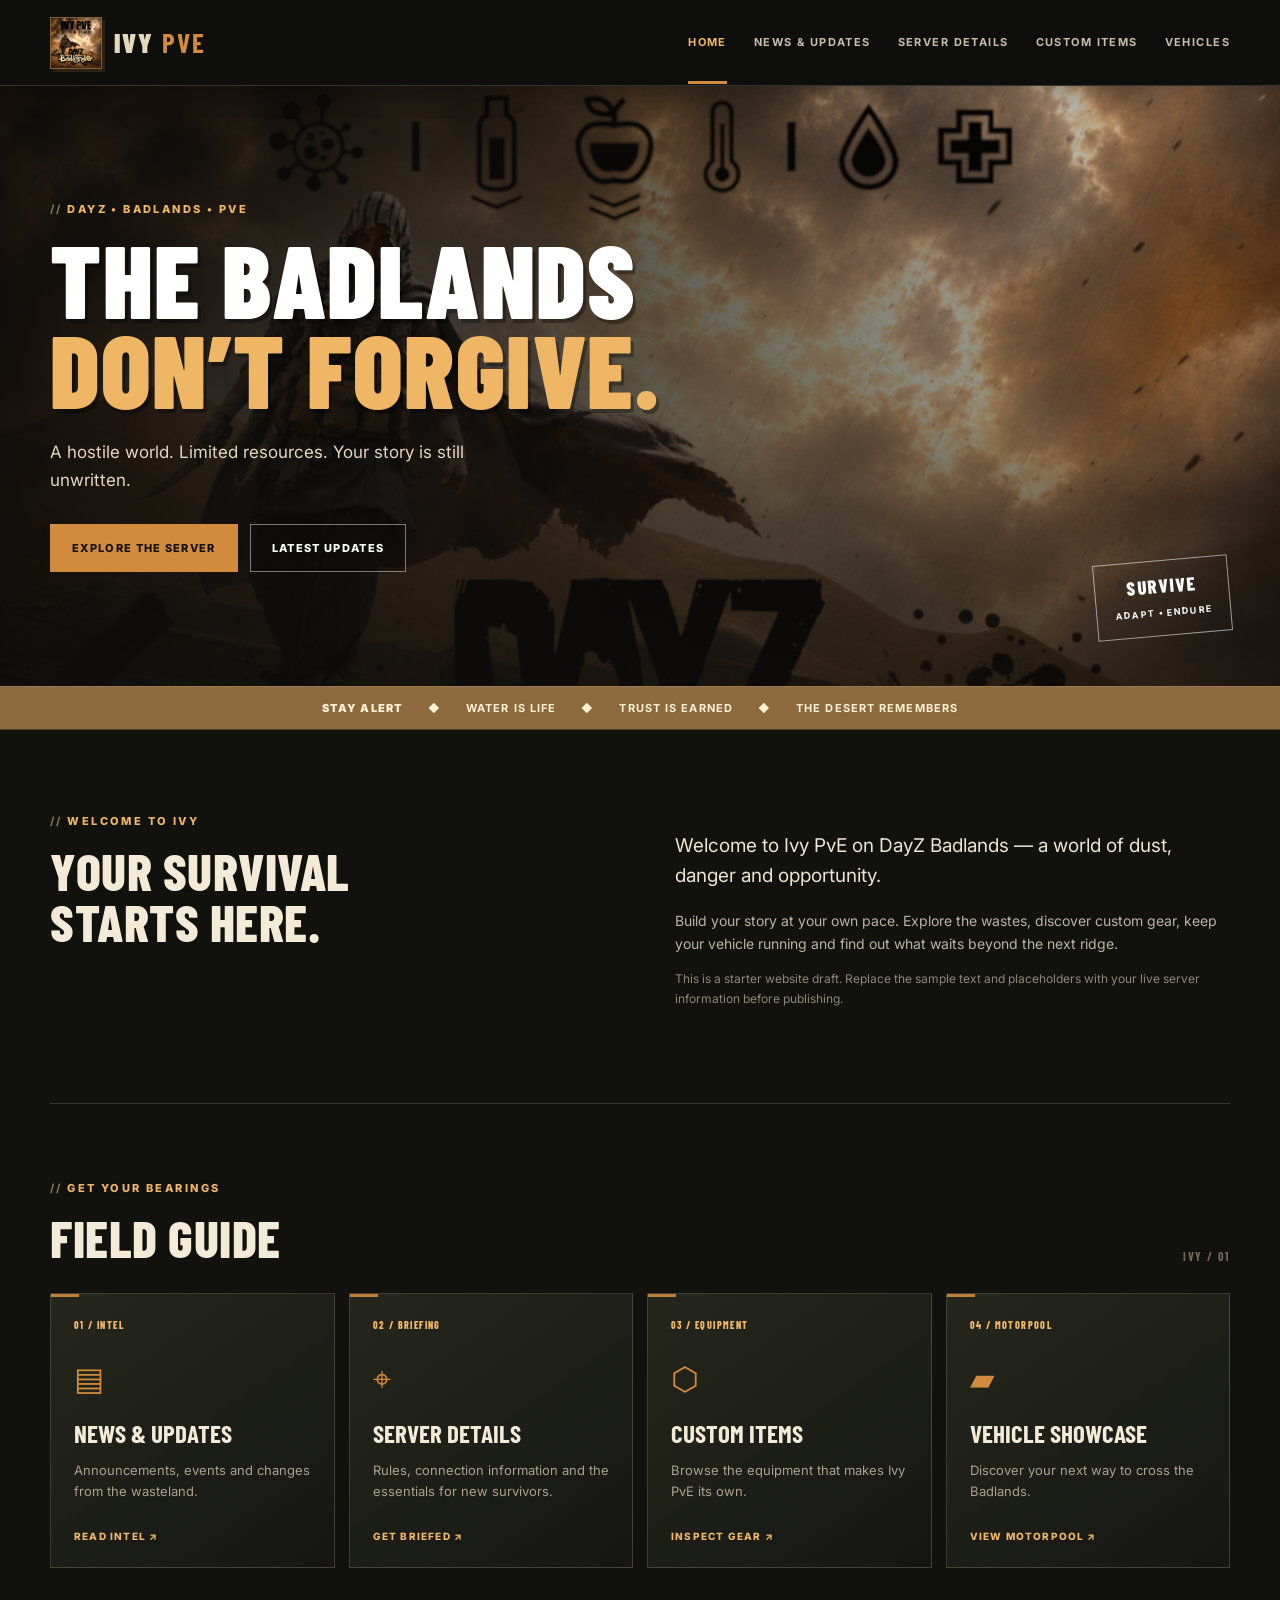
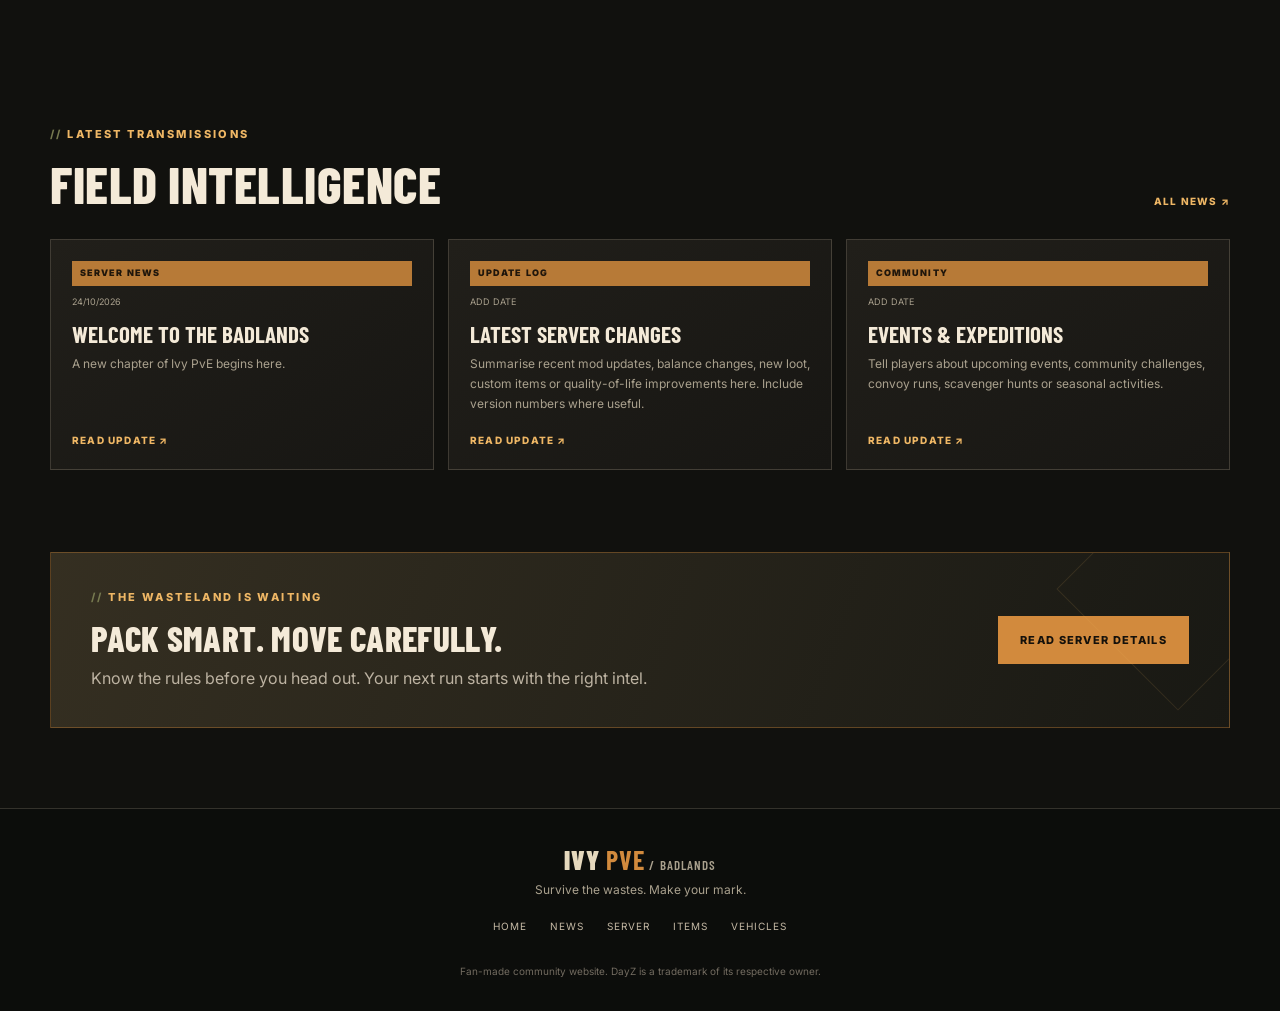
<file: index.html>
<!doctype html>
<html lang="en">
<head>
  <meta charset="utf-8"><meta name="viewport" content="width=device-width, initial-scale=1">
  <meta name="description" content="Ivy PvE — survive the Badlands. Server information, news, custom items and vehicles.">
  <title>Ivy PvE | Badlands</title><link rel="stylesheet" href="assets/style.css">
</head>
<body>
<header class="site-header"><a class="brand" href="index.html"><img src="assets/ivy-badlands.png" alt="Ivy PvE Badlands"><span>IVY <b>PVE</b></span></a>
<button class="menu-toggle" aria-label="Toggle navigation" aria-expanded="false">☰</button>
<nav class="nav"><a class="active" href="index.html">Home</a><a href="news.html">News & Updates</a><a href="server.html">Server Details</a><a href="items.html">Custom Items</a><a href="vehicles.html">Vehicles</a></nav></header>
<main>
<section class="hero"><div class="hero-shade"></div><div class="hero-content"><p class="eyebrow">DAYZ • BADLANDS • PVE</p><h1>THE BADLANDS<br><span>DON’T FORGIVE.</span></h1><p class="hero-copy">A hostile world. Limited resources. Your story is still unwritten.</p><div class="hero-actions"><a class="button button-primary" href="server.html">Explore the Server</a><a class="button button-ghost" href="news.html">Latest Updates</a></div></div><div class="hero-stamp">SURVIVE<br><small>ADAPT • ENDURE</small></div></section>
<section class="ticker"><span>STAY ALERT</span><i>◆</i> Water is life <i>◆</i> Trust is earned <i>◆</i> The desert remembers</section>
<section class="section intro-grid"><div><p class="eyebrow">WELCOME TO IVY</p><h2>YOUR SURVIVAL<br>STARTS HERE.</h2></div><div><p class="lead">Welcome to Ivy PvE on DayZ Badlands — a world of dust, danger and opportunity.</p><p>Build your story at your own pace. Explore the wastes, discover custom gear, keep your vehicle running and find out what waits beyond the next ridge.</p><p class="muted">This is a starter website draft. Replace the sample text and placeholders with your live server information before publishing.</p></div></section>
<section class="section cards-section"><div class="section-heading"><div><p class="eyebrow">GET YOUR BEARINGS</p><h2>FIELD GUIDE</h2></div><span class="section-mark">IVY / 01</span></div><div class="card-grid">
<a class="feature-card" href="news.html"><span class="card-number">01 / INTEL</span><div class="card-icon">▤</div><h3>News & Updates</h3><p>Announcements, events and changes from the wasteland.</p><span class="card-link">READ INTEL ↗</span></a>
<a class="feature-card" href="server.html"><span class="card-number">02 / BRIEFING</span><div class="card-icon">⌖</div><h3>Server Details</h3><p>Rules, connection information and the essentials for new survivors.</p><span class="card-link">GET BRIEFED ↗</span></a>
<a class="feature-card" href="items.html"><span class="card-number">03 / EQUIPMENT</span><div class="card-icon">⬡</div><h3>Custom Items</h3><p>Browse the equipment that makes Ivy PvE its own.</p><span class="card-link">INSPECT GEAR ↗</span></a>
<a class="feature-card" href="vehicles.html"><span class="card-number">04 / MOTORPOOL</span><div class="card-icon">▰</div><h3>Vehicle Showcase</h3><p>Discover your next way to cross the Badlands.</p><span class="card-link">VIEW MOTORPOOL ↗</span></a>
</div></section>
<section class="section cards-section"><div class="section-heading"><div><p class="eyebrow">LATEST TRANSMISSIONS</p><h2>FIELD INTELLIGENCE</h2></div><a class="card-link" href="news.html">ALL NEWS ↗</a></div><div class="latest-news-grid" id="home-news" data-json="data/news.json"><p class="muted">Loading latest updates…</p></div></section>
<section class="callout"><div><p class="eyebrow">THE WASTELAND IS WAITING</p><h2>PACK SMART. MOVE CAREFULLY.</h2><p>Know the rules before you head out. Your next run starts with the right intel.</p></div><a class="button button-primary" href="server.html">Read Server Details</a></section>
</main>
<footer class="site-footer"><div class="footer-brand">IVY <b>PVE</b><span> / BADLANDS</span></div><p>Survive the wastes. Make your mark.</p><div class="footer-links"><a href="index.html">Home</a><a href="news.html">News</a><a href="server.html">Server</a><a href="items.html">Items</a><a href="vehicles.html">Vehicles</a></div><small>Fan-made community website. DayZ is a trademark of its respective owner.</small></footer>
<script src="assets/site.js"></script></body></html>
</file>
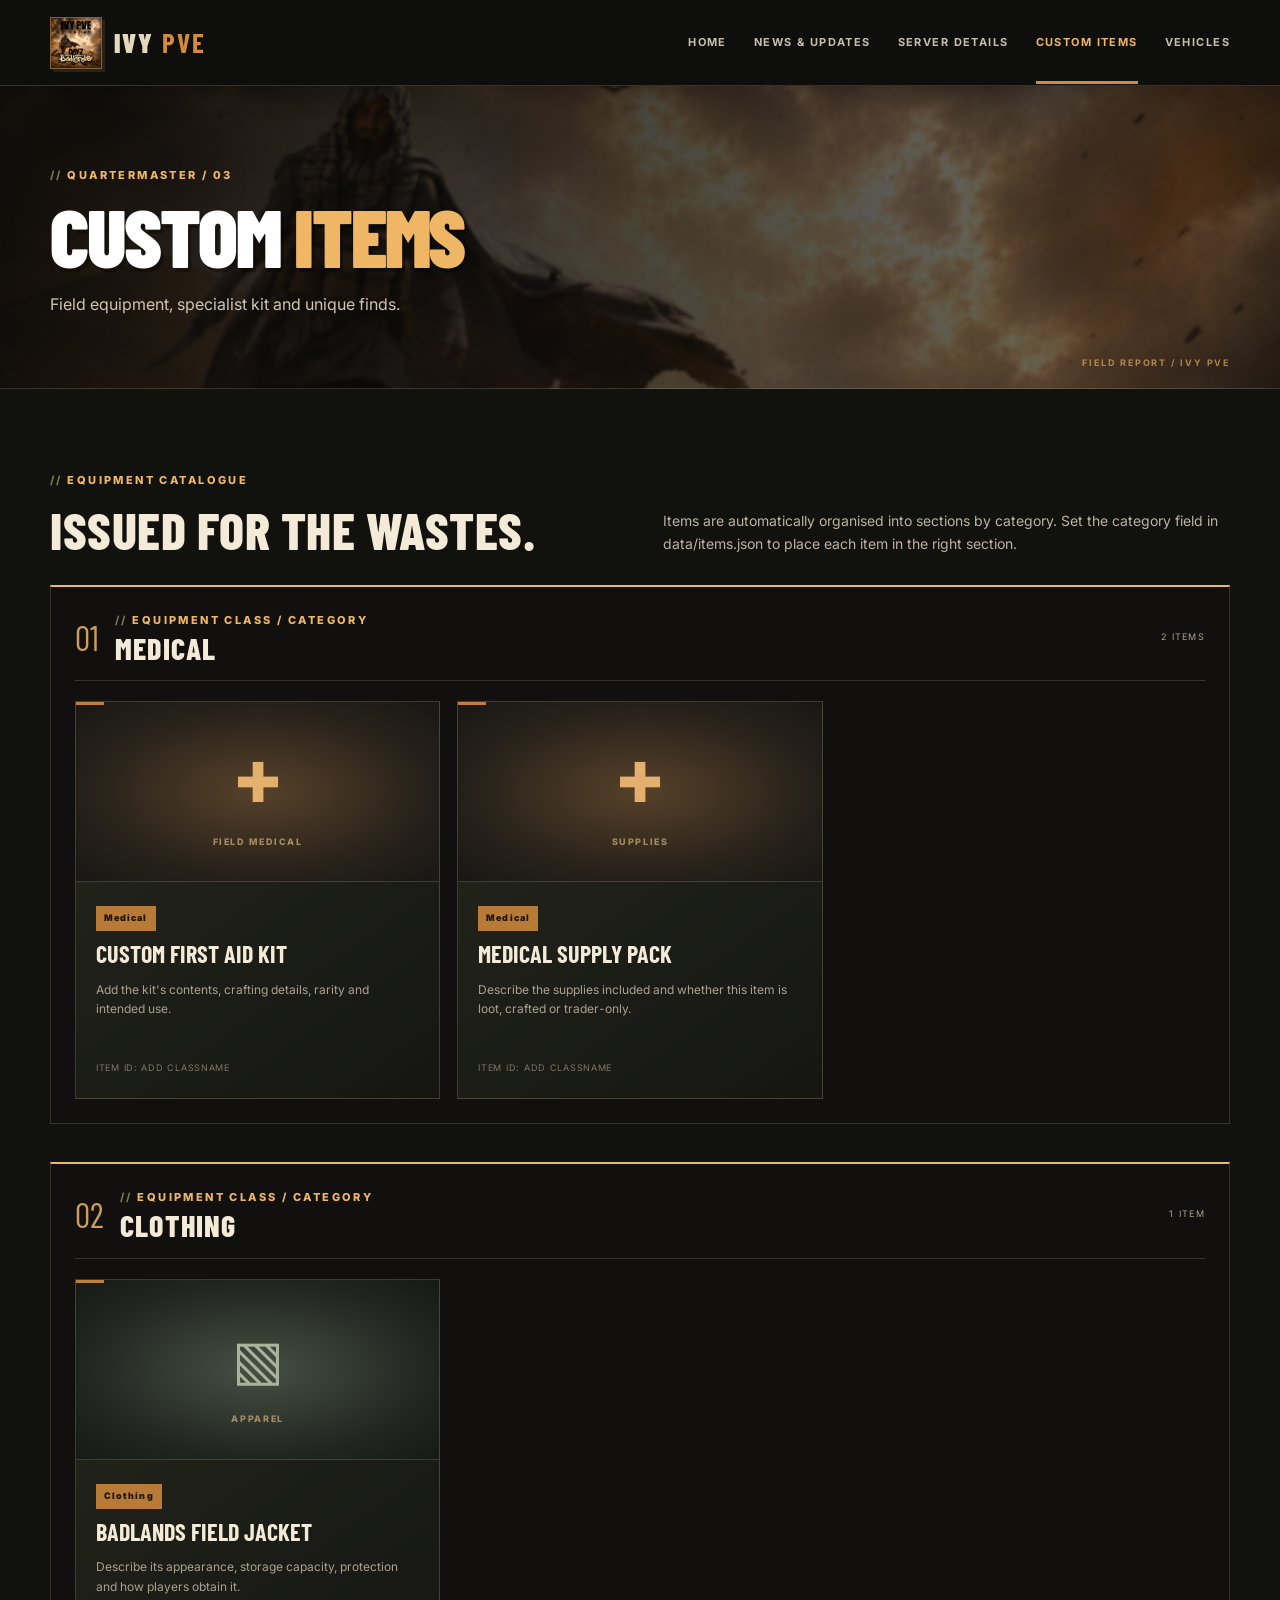
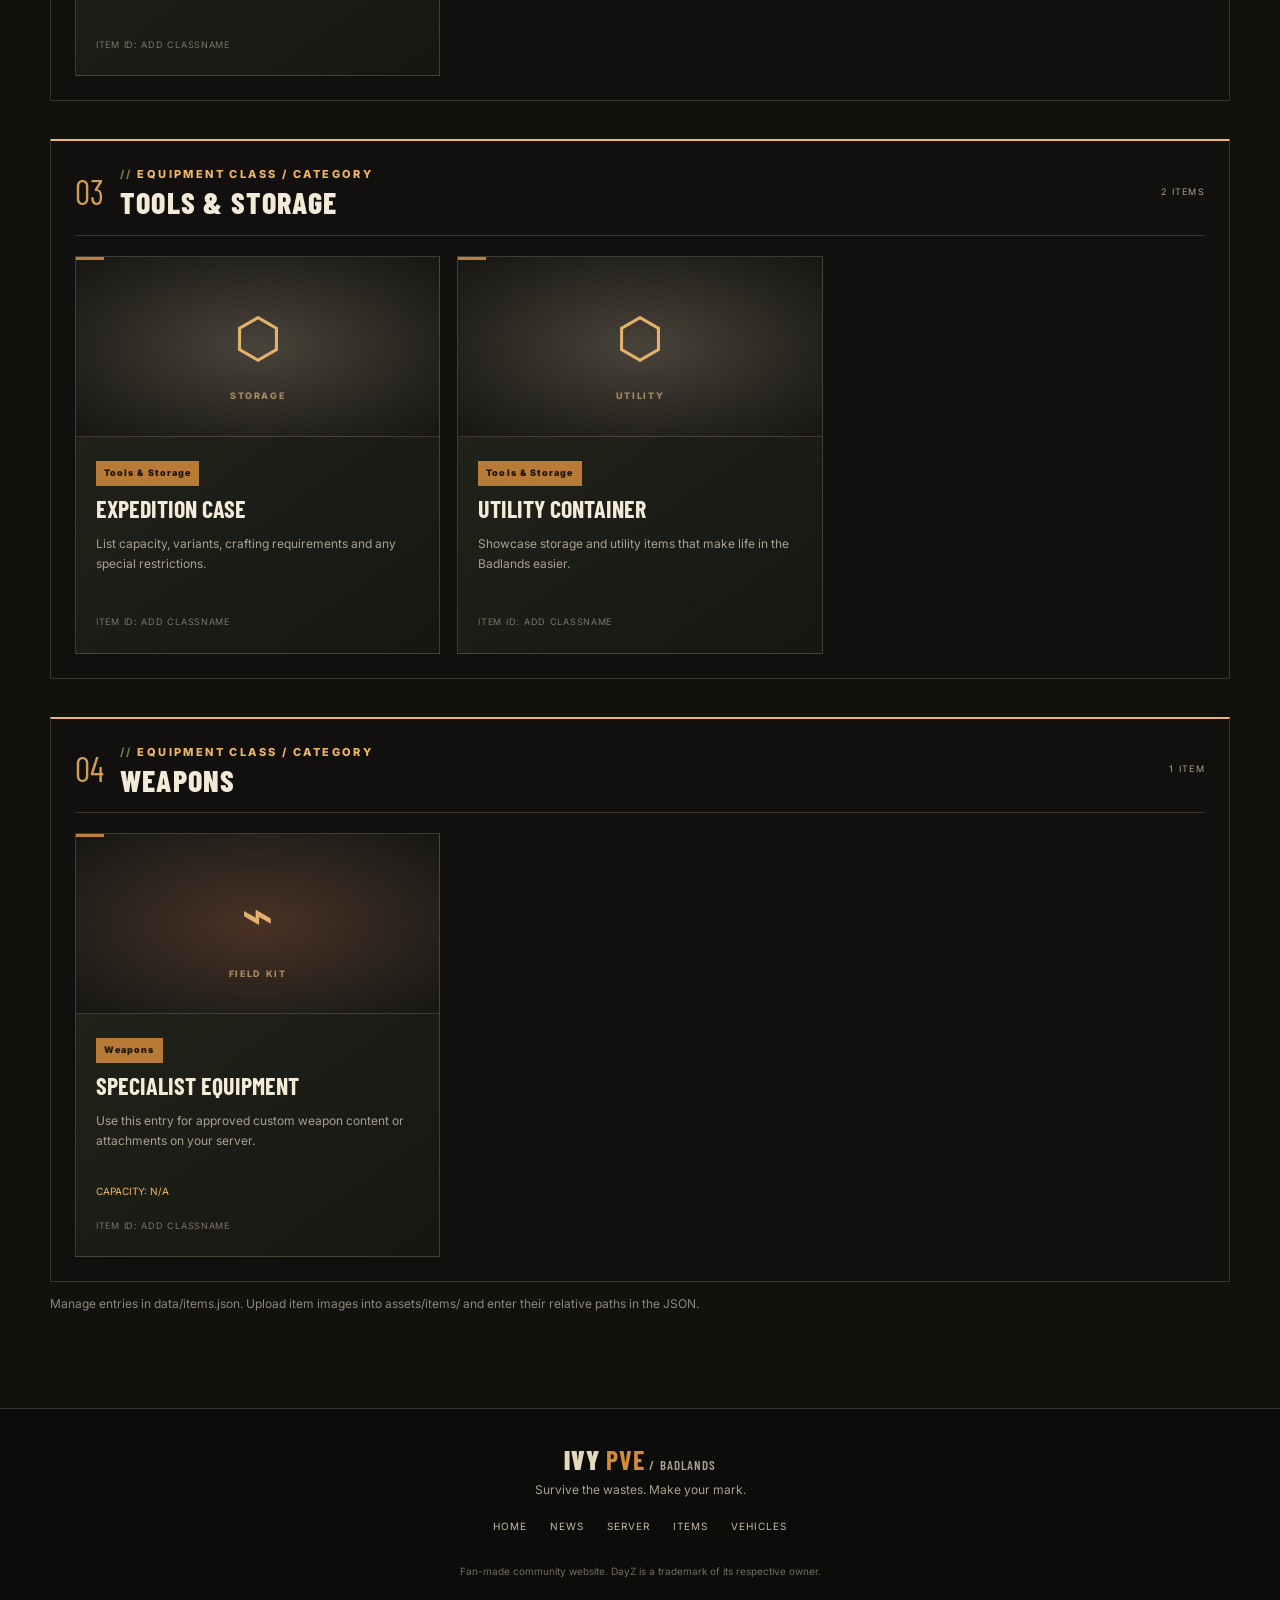
<file: items.html>
<!doctype html>
<html lang="en"><head><meta charset="utf-8"><meta name="viewport" content="width=device-width, initial-scale=1"><meta name="description" content="Explore custom equipment and items on Ivy PvE Badlands."><title>Custom Items | Ivy PvE</title><link rel="stylesheet" href="assets/style.css"></head>
<body><header class="site-header"><a class="brand" href="index.html"><img src="assets/ivy-badlands.png" alt="Ivy PvE Badlands"><span>IVY <b>PVE</b></span></a><button class="menu-toggle" aria-label="Toggle navigation" aria-expanded="false">☰</button><nav class="nav"><a href="index.html">Home</a><a href="news.html">News & Updates</a><a href="server.html">Server Details</a><a class="active" href="items.html">Custom Items</a><a href="vehicles.html">Vehicles</a></nav></header>
<main><section class="page-hero"><p class="eyebrow">QUARTERMASTER / 03</p><h1>CUSTOM <span>ITEMS</span></h1><p>Field equipment, specialist kit and unique finds.</p></section><section class="section"><div class="catalog-intro"><div><p class="eyebrow">EQUIPMENT CATALOGUE</p><h2>ISSUED FOR THE WASTES.</h2></div><p>Items are automatically organised into sections by category. Set the category field in data/items.json to place each item in the right section.</p></div>

<div class="item-groups" id="items-list" data-json="data/items.json"><p class="muted">Loading equipment catalogue…</p></div><p class="muted">Manage entries in data/items.json. Upload item images into assets/items/ and enter their relative paths in the JSON.</p></section></main>
<footer class="site-footer"><div class="footer-brand">IVY <b>PVE</b><span> / BADLANDS</span></div><p>Survive the wastes. Make your mark.</p><div class="footer-links"><a href="index.html">Home</a><a href="news.html">News</a><a href="server.html">Server</a><a href="items.html">Items</a><a href="vehicles.html">Vehicles</a></div><small>Fan-made community website. DayZ is a trademark of its respective owner.</small></footer><script src="assets/site.js"></script></body></html>
</file>
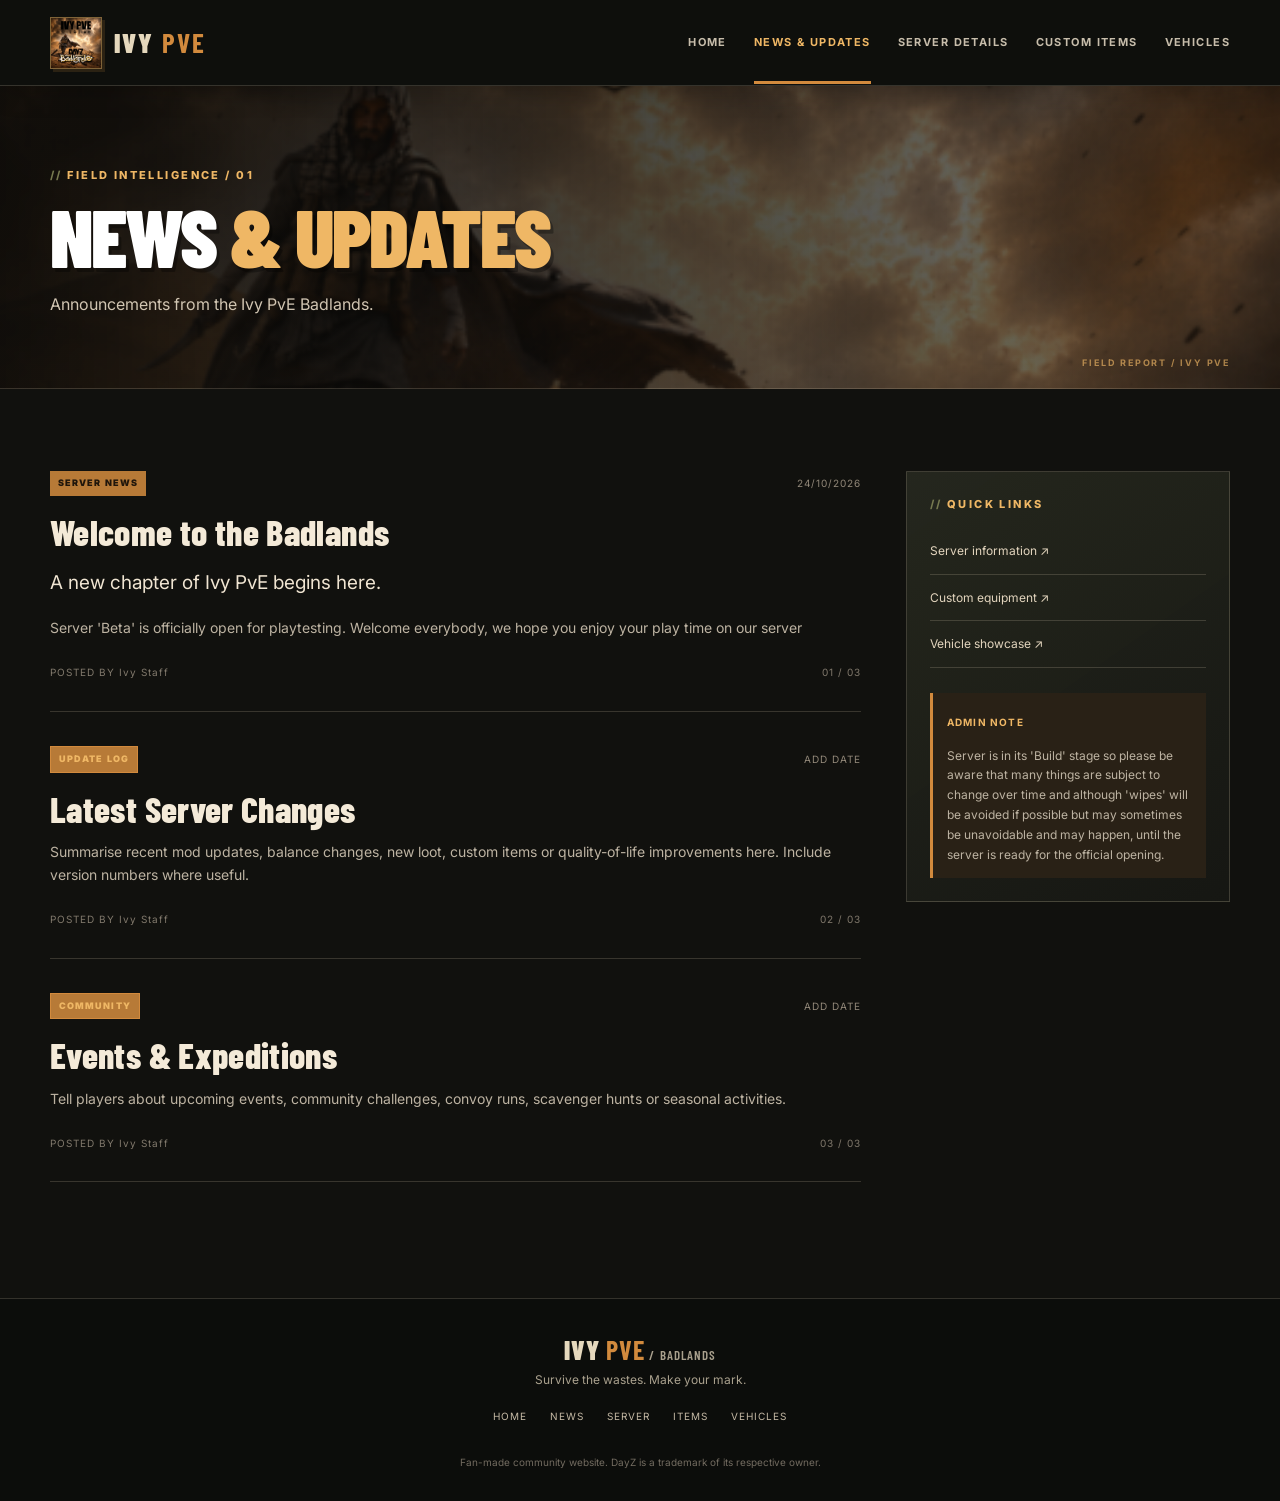
<file: news.html>
<!doctype html>
<html lang="en"><head><meta charset="utf-8"><meta name="viewport" content="width=device-width, initial-scale=1"><meta name="description" content="Ivy PvE Badlands news and server updates."><title>News & Updates | Ivy PvE</title><link rel="stylesheet" href="assets/style.css"></head>
<body><header class="site-header"><a class="brand" href="index.html"><img src="assets/ivy-badlands.png" alt="Ivy PvE Badlands"><span>IVY <b>PVE</b></span></a><button class="menu-toggle" aria-label="Toggle navigation" aria-expanded="false">☰</button><nav class="nav"><a href="index.html">Home</a><a class="active" href="news.html">News & Updates</a><a href="server.html">Server Details</a><a href="items.html">Custom Items</a><a href="vehicles.html">Vehicles</a></nav></header>
<main><section class="page-hero"><p class="eyebrow">FIELD INTELLIGENCE / 01</p><h1>NEWS <span>& UPDATES</span></h1><p>Announcements from the Ivy PvE Badlands.</p></section>
<section class="section content-layout"><div class="main-column" id="news-list" data-json="data/news.json"><p class="muted">Loading field intelligence…</p></div>
<aside class="sidebar" id="news-sidebar" data-json="data/news-sidebar.json"><p class="muted">Loading quick links…</p></aside></section></main>
<footer class="site-footer"><div class="footer-brand">IVY <b>PVE</b><span> / BADLANDS</span></div><p>Survive the wastes. Make your mark.</p><div class="footer-links"><a href="index.html">Home</a><a href="news.html">News</a><a href="server.html">Server</a><a href="items.html">Items</a><a href="vehicles.html">Vehicles</a></div><small>Fan-made community website. DayZ is a trademark of its respective owner.</small></footer><script src="assets/site.js"></script></body></html>
</file>
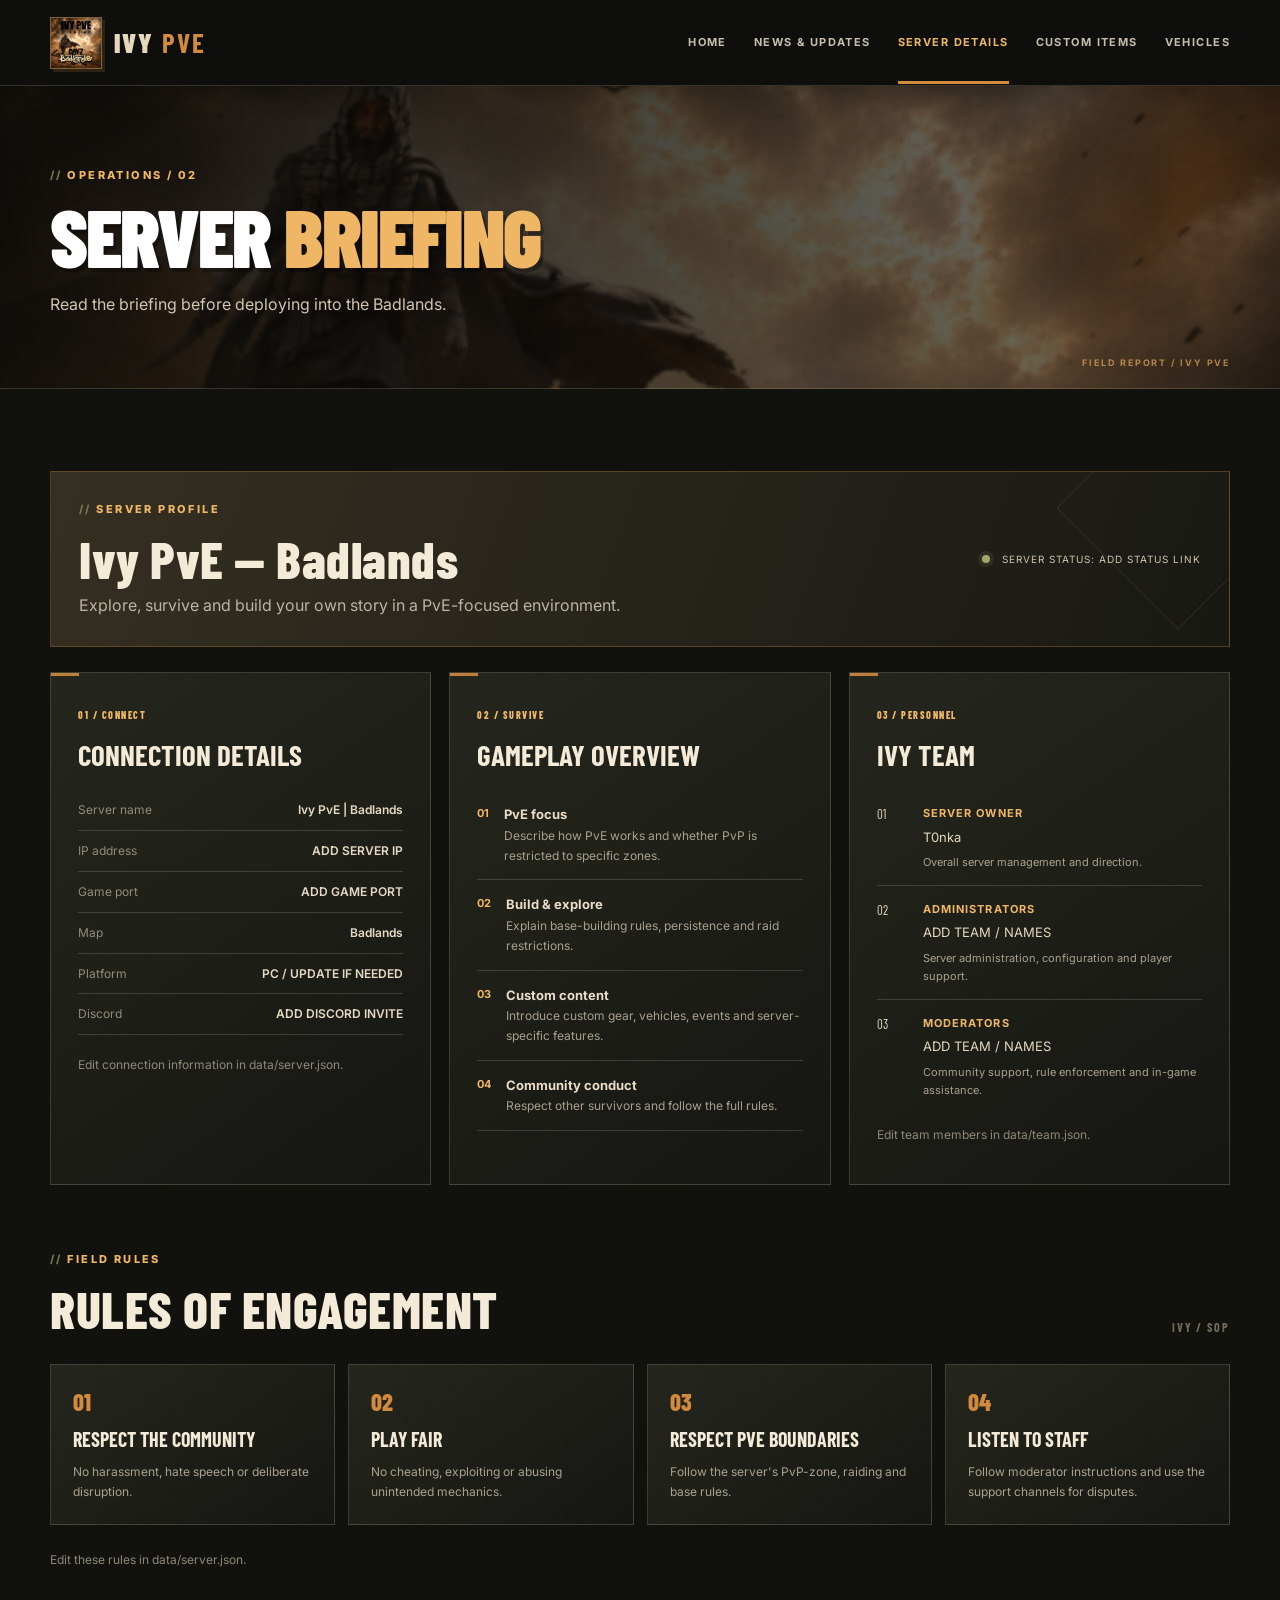
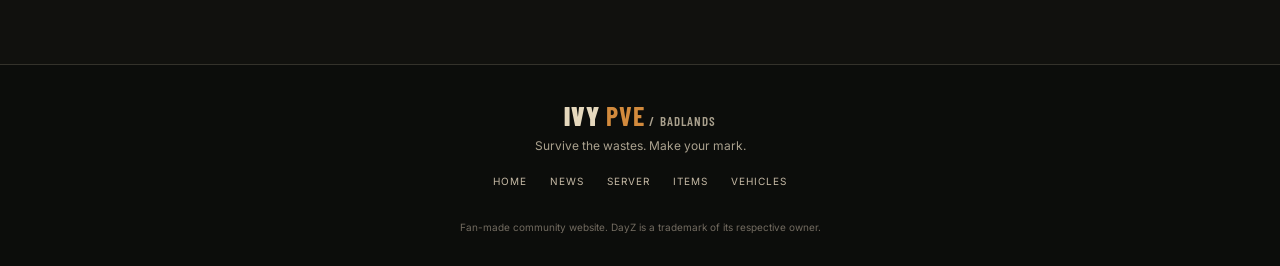
<file: server.html>
<!doctype html>
<html lang="en"><head><meta charset="utf-8"><meta name="viewport" content="width=device-width, initial-scale=1"><meta name="description" content="Ivy PvE Badlands server information, rules and connection details."><title>Server Details | Ivy PvE</title><link rel="stylesheet" href="assets/style.css"></head>
<body><header class="site-header"><a class="brand" href="index.html"><img src="assets/ivy-badlands.png" alt="Ivy PvE Badlands"><span>IVY <b>PVE</b></span></a><button class="menu-toggle" aria-label="Toggle navigation" aria-expanded="false">☰</button><nav class="nav"><a href="index.html">Home</a><a href="news.html">News & Updates</a><a class="active" href="server.html">Server Details</a><a href="items.html">Custom Items</a><a href="vehicles.html">Vehicles</a></nav></header>
<main><section class="page-hero"><p class="eyebrow">OPERATIONS / 02</p><h1>SERVER <span>BRIEFING</span></h1><p>Read the briefing before deploying into the Badlands.</p></section>
<section class="section"><div class="info-banner" id="server-profile" data-json="data/server.json"><div><p class="eyebrow">SERVER PROFILE</p><h2>IVY PVE — BADLANDS</h2><p>Explore, survive and build your own story in a PvE-focused environment.</p></div><div class="status-placeholder"><span class="status-dot"></span> SERVER STATUS: ADD STATUS LINK</div></div>
<div class="details-grid">
<article class="detail-panel"><span class="panel-index">01 / CONNECT</span><h3>Connection Details</h3><dl id="connection-details"><dt>Loading</dt><dd>Server details…</dd></dl><p class="muted">Edit connection information in data/server.json.</p></article>
<article class="detail-panel"><span class="panel-index">02 / SURVIVE</span><h3>Gameplay Overview</h3><ul class="rule-list" id="gameplay-list"></ul></article>
<article class="detail-panel team-panel"><span class="panel-index">03 / PERSONNEL</span><h3>Ivy Team</h3><div class="team-list" id="team-list" data-json="data/team.json"><p class="muted">Loading team roster…</p></div><p class="muted">Edit team members in data/team.json.</p></article>
</div>
<div class="section-heading top-gap"><div><p class="eyebrow">FIELD RULES</p><h2>RULES OF ENGAGEMENT</h2></div><span class="section-mark">IVY / SOP</span></div><div class="rules-grid" id="rules-list"></div><p class="muted">Edit these rules in data/server.json.</p></section></main>
<footer class="site-footer"><div class="footer-brand">IVY <b>PVE</b><span> / BADLANDS</span></div><p>Survive the wastes. Make your mark.</p><div class="footer-links"><a href="index.html">Home</a><a href="news.html">News</a><a href="server.html">Server</a><a href="items.html">Items</a><a href="vehicles.html">Vehicles</a></div><small>Fan-made community website. DayZ is a trademark of its respective owner.</small></footer><script src="assets/site.js"></script></body></html>
</file>
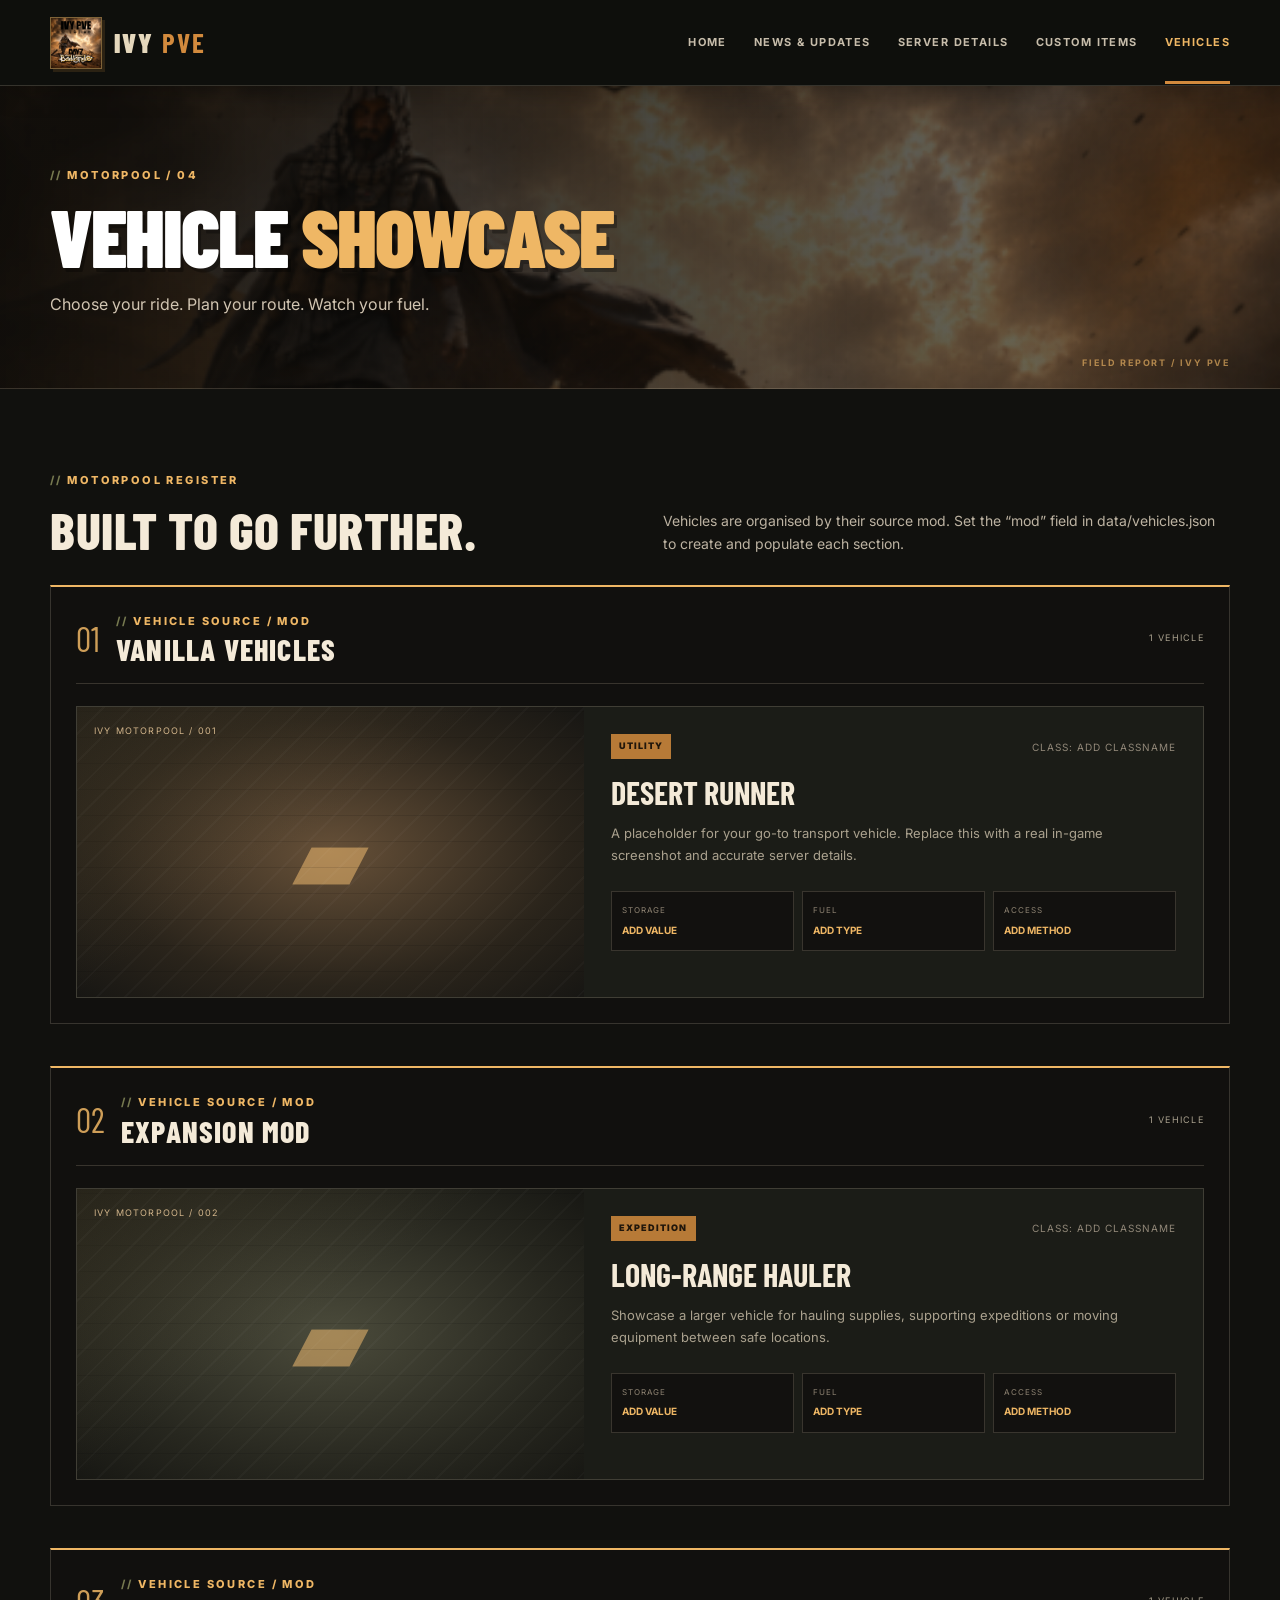
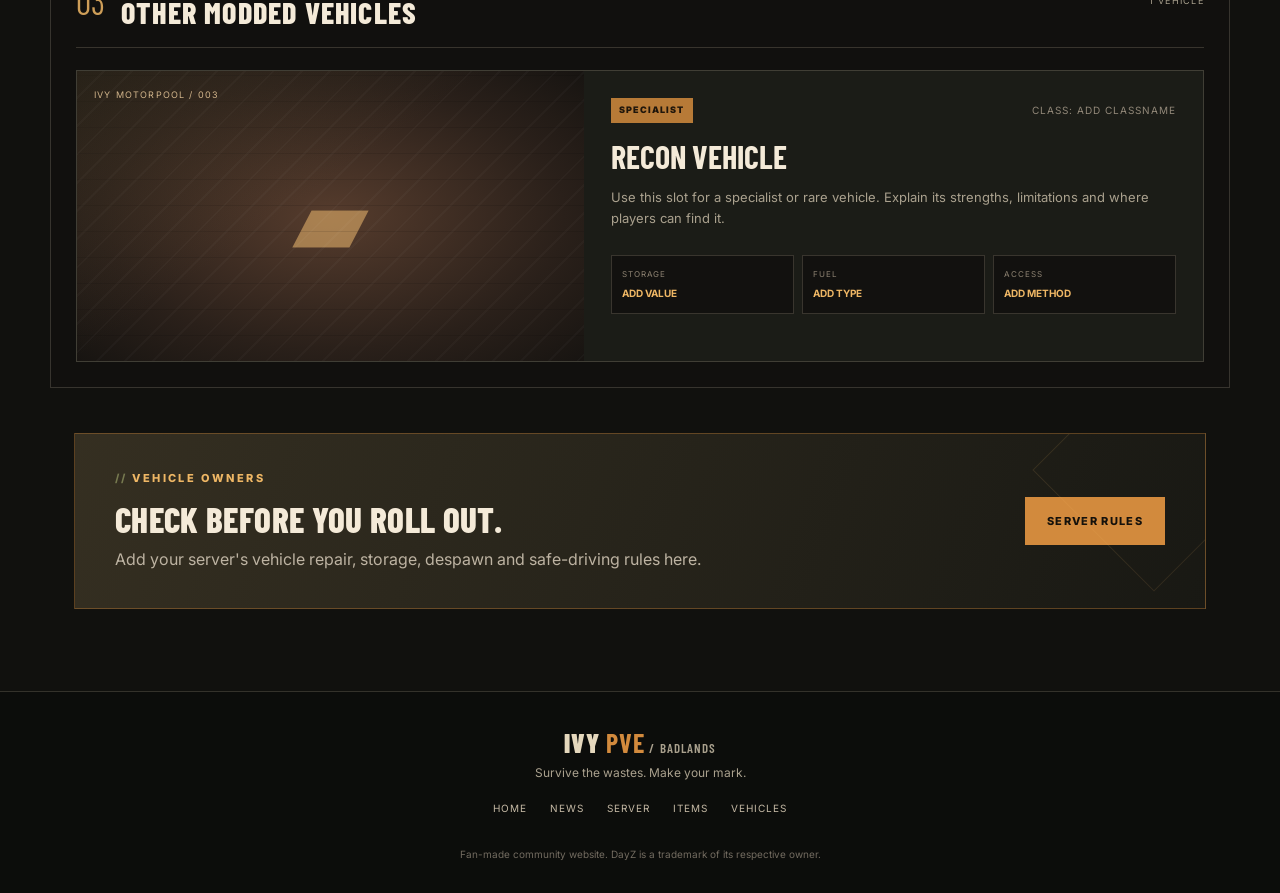
<file: vehicles.html>
<!doctype html>
<html lang="en"><head><meta charset="utf-8"><meta name="viewport" content="width=device-width, initial-scale=1"><meta name="description" content="Ivy PvE Badlands vehicle showcase."><title>Vehicle Showcase | Ivy PvE</title><link rel="stylesheet" href="assets/style.css"></head>
<body><header class="site-header"><a class="brand" href="index.html"><img src="assets/ivy-badlands.png" alt="Ivy PvE Badlands"><span>IVY <b>PVE</b></span></a><button class="menu-toggle" aria-label="Toggle navigation" aria-expanded="false">☰</button><nav class="nav"><a href="index.html">Home</a><a href="news.html">News & Updates</a><a href="server.html">Server Details</a><a href="items.html">Custom Items</a><a class="active" href="vehicles.html">Vehicles</a></nav></header>
<main><section class="page-hero"><p class="eyebrow">MOTORPOOL / 04</p><h1>VEHICLE <span>SHOWCASE</span></h1><p>Choose your ride. Plan your route. Watch your fuel.</p></section><section class="section"><div class="catalog-intro"><div><p class="eyebrow">MOTORPOOL REGISTER</p><h2>BUILT TO GO FURTHER.</h2></div><p>Vehicles are organised by their source mod. Set the “mod” field in data/vehicles.json to create and populate each section.</p></div>
<div class="vehicle-groups" id="vehicles-list" data-json="data/vehicles.json"><p class="muted">Loading vehicle register…</p></div><div class="callout compact-callout"><div><p class="eyebrow">VEHICLE OWNERS</p><h2>CHECK BEFORE YOU ROLL OUT.</h2><p>Add your server's vehicle repair, storage, despawn and safe-driving rules here.</p></div><a class="button button-primary" href="server.html">Server Rules</a></div></section></main>
<footer class="site-footer"><div class="footer-brand">IVY <b>PVE</b><span> / BADLANDS</span></div><p>Survive the wastes. Make your mark.</p><div class="footer-links"><a href="index.html">Home</a><a href="news.html">News</a><a href="server.html">Server</a><a href="items.html">Items</a><a href="vehicles.html">Vehicles</a></div><small>Fan-made community website. DayZ is a trademark of its respective owner.</small></footer><script src="assets/site.js"></script></body></html>
</file>
<file: assets/style.css>
@import url('https://fonts.googleapis.com/css2?family=Barlow+Condensed:wght@500;600;700;800;900&family=Inter:wght@400;500;600;700&display=swap');
:root{--ink:#11110e;--panel:#1b1c17;--panel2:#24251d;--sand:#e5d8bd;--muted:#aaa18e;--orange:#d28a3d;--orange2:#efb765;--olive:#777a50;--line:rgba(229,216,189,.18);--max:1180px}
*{box-sizing:border-box}html{scroll-behavior:smooth}body{margin:0;background:var(--ink);color:var(--sand);font-family:Inter,Arial,sans-serif;line-height:1.65}a{color:inherit;text-decoration:none}button{font:inherit}.site-header{height:86px;padding:0 max(24px,calc((100vw - var(--max))/2));display:flex;align-items:center;justify-content:space-between;gap:28px;background:rgba(17,16,14,.96);border-bottom:1px solid var(--line);position:sticky;top:0;z-index:20}.brand{display:flex;align-items:center;gap:12px;min-width:max-content;font-family:'Barlow Condensed',sans-serif;font-weight:900;font-size:27px;letter-spacing:.02em}.brand img{width:52px;height:52px;object-fit:cover;border:1px solid var(--line)}.brand b,.footer-brand b{color:var(--orange)}.nav{display:flex;align-items:center;gap:clamp(12px,2.1vw,28px);font-size:12px;text-transform:uppercase;letter-spacing:.1em;font-weight:700}.nav a{color:#c7bdab;padding:32px 0 29px;border-bottom:3px solid transparent;transition:.2s}.nav a:hover,.nav a.active{color:var(--orange2);border-color:var(--orange)}.menu-toggle{display:none;background:none;border:1px solid var(--line);color:var(--sand);padding:8px 12px;font-size:22px}.hero{min-height:600px;position:relative;display:flex;align-items:center;overflow:hidden;background:#6e4c2d url('Ivy_Badlands_BG.png') center 43%/cover no-repeat}.hero:before{content:"";position:absolute;inset:0;background:linear-gradient(90deg,rgba(13,12,10,.92) 0%,rgba(13,12,10,.72) 42%,rgba(13,12,10,.12) 100%),linear-gradient(0deg,rgba(13,12,10,.65),transparent 45%)}.hero-shade{position:absolute;inset:0;background:linear-gradient(0deg,rgba(13,12,10,.25),transparent)}.hero-content{position:relative;z-index:1;width:min(var(--max),calc(100% - 48px));margin:auto;padding:85px 0}.eyebrow{font-size:11px;letter-spacing:.22em;text-transform:uppercase;color:var(--orange2);font-weight:800;margin:0 0 15px}.hero h1,.page-hero h1{font:900 clamp(56px,8vw,104px)/.88 'Barlow Condensed',Impact,sans-serif;letter-spacing:-.025em;margin:0;text-transform:uppercase;color:#fff}.hero h1 span{color:var(--orange2)}.hero-copy{font-size:17px;max-width:460px;color:#e4d7c1;margin:25px 0 30px}.hero-actions{display:flex;flex-wrap:wrap;gap:12px}.button{display:inline-flex;justify-content:center;align-items:center;padding:13px 21px;min-height:48px;font-size:11px;font-weight:800;letter-spacing:.12em;text-transform:uppercase;border:1px solid var(--orange);transition:transform .2s,background .2s}.button:hover{transform:translateY(-2px)}.button-primary{background:var(--orange);color:#15110b}.button-primary:hover{background:var(--orange2)}.button-ghost{background:rgba(12,11,9,.35);color:#fff;border-color:rgba(255,255,255,.45)}.hero-stamp{position:absolute;right:max(24px,calc((100vw - var(--max))/2));bottom:50px;border:1px solid rgba(255,255,255,.55);padding:14px 18px;font:800 19px/1.2 'Barlow Condensed',sans-serif;letter-spacing:.08em;transform:rotate(-5deg);text-align:center;color:#fff}.hero-stamp small{font:700 9px Inter,sans-serif;letter-spacing:.15em}.ticker{background:var(--orange);color:#21160a;padding:12px 24px;display:flex;justify-content:center;gap:25px;align-items:center;font-size:11px;text-transform:uppercase;letter-spacing:.1em;font-weight:700;flex-wrap:wrap}.ticker span{font-weight:900}.ticker i{font-style:normal}.section{width:min(var(--max),calc(100% - 48px));margin:0 auto;padding:82px 0}.intro-grid{display:grid;grid-template-columns:1fr 1fr;gap:70px;border-bottom:1px solid var(--line)}h2{font:800 clamp(34px,4.5vw,52px)/.98 'Barlow Condensed',Impact,sans-serif;letter-spacing:.01em;margin:0 0 20px;color:#f4ead8}h3{font:700 25px/1.1 'Barlow Condensed',sans-serif;text-transform:uppercase;margin:10px 0 12px;color:#f4ead8}.intro-grid p:not(.eyebrow),.catalog-intro>p{color:#bdb3a2;font-size:14px}.lead{font-size:19px!important;color:#f0e5d2!important;line-height:1.55}.muted{font-size:12px!important;color:#8f8779!important}.cards-section{padding-top:75px}.section-heading{display:flex;align-items:end;justify-content:space-between;margin-bottom:30px}.section-heading h2{margin:0}.section-mark{font:700 12px 'Barlow Condensed',sans-serif;letter-spacing:.16em;color:#756b5b}.card-grid{display:grid;grid-template-columns:repeat(4,1fr);gap:14px}.feature-card{display:flex;flex-direction:column;min-height:275px;padding:23px;background:linear-gradient(145deg,#211f1a,#171613);border:1px solid var(--line);transition:.2s}.feature-card:hover{border-color:var(--orange);transform:translateY(-4px)}.card-number{font-size:10px;letter-spacing:.14em;color:var(--orange2);font-weight:800}.card-icon{font-size:32px;color:var(--orange);margin:20px 0 4px}.feature-card p{font-size:13px;color:var(--muted);margin:0 0 25px}.card-link{font-size:10px;font-weight:800;letter-spacing:.12em;color:var(--orange2);margin-top:auto}.callout{width:min(var(--max),calc(100% - 48px));margin:0 auto 80px;padding:35px 40px;background:linear-gradient(100deg,#33271a,#1b1915);border:1px solid rgba(216,138,56,.35);display:flex;justify-content:space-between;align-items:center;gap:30px}.callout h2{font-size:35px;margin-bottom:10px}.callout p:not(.eyebrow){color:#bdb3a2;margin:0}.site-footer{border-top:1px solid var(--line);padding:35px 24px 28px;text-align:center;background:#0d0c0b}.footer-brand{font:900 26px 'Barlow Condensed',sans-serif;letter-spacing:.04em}.footer-brand span{font-size:13px;color:var(--muted);font-weight:600}.site-footer p{font-size:12px;color:var(--muted);margin:5px 0 18px}.footer-links{display:flex;justify-content:center;gap:23px;flex-wrap:wrap;margin-bottom:22px}.footer-links a{font-size:10px;text-transform:uppercase;letter-spacing:.1em;color:#c5b9a5}.footer-links a:hover{color:var(--orange2)}.site-footer small{color:#726b60;font-size:10px}.page-hero{padding:80px max(24px,calc((100vw - var(--max))/2)) 70px;min-height:270px;background:linear-gradient(90deg,rgba(12,11,9,.95),rgba(12,11,9,.55)),url('ivy-badlands.png') center 43%/cover;border-bottom:1px solid var(--line)}.page-hero h1{font-size:clamp(50px,7vw,82px)}.page-hero h1 span{color:var(--orange2)}.page-hero>p:last-child{color:#d1c5b2;margin:20px 0 0}.content-layout{display:grid;grid-template-columns:minmax(0,2fr) minmax(220px,.8fr);gap:45px}.news-entry{padding:0 0 30px;margin-bottom:34px;border-bottom:1px solid var(--line)}.entry-meta{display:flex;justify-content:space-between;align-items:center;gap:15px;color:#928879;font-size:10px;letter-spacing:.1em;text-transform:uppercase}.tag{display:inline-block;background:var(--orange);color:#20160b;padding:5px 8px;font-size:9px;letter-spacing:.12em;font-weight:900}.tag-outline{border:1px solid var(--orange);color:var(--orange2);background:transparent}.news-entry h2{font-size:36px;margin:18px 0 12px}.news-entry p{font-size:14px;color:#bdb3a2}.entry-foot{display:flex;justify-content:space-between;color:#81796c;font-size:10px;letter-spacing:.1em;margin-top:25px}.sidebar{background:var(--panel);border:1px solid var(--line);padding:23px;height:max-content}.sidebar>a{display:block;padding:13px 0;border-bottom:1px solid var(--line);font-size:12px;color:#e2d4bd}.sidebar>a:hover{color:var(--orange2)}.side-note{background:#292116;border-left:3px solid var(--orange);padding:14px;margin-top:25px}.side-note strong{font-size:10px;letter-spacing:.12em;color:var(--orange2)}.side-note p{font-size:12px;color:#bdb3a2;margin-bottom:0}.info-banner{display:flex;align-items:center;justify-content:space-between;gap:30px;padding:28px;background:linear-gradient(120deg,#32271b,#1a1814);border:1px solid rgba(216,138,56,.3);margin-bottom:25px}.info-banner h2{margin-bottom:8px}.info-banner p:not(.eyebrow){color:#bdb3a2;margin:0}.status-placeholder{font-size:10px;letter-spacing:.1em;color:#cfc3ae;white-space:nowrap}.status-dot{display:inline-block;width:8px;height:8px;border-radius:50%;background:#d88a38;margin-right:8px}.details-grid{display:grid;grid-template-columns:1fr 1fr;gap:18px}.detail-panel{padding:27px;background:var(--panel);border:1px solid var(--line)}.panel-index{font-size:10px;color:var(--orange2);letter-spacing:.15em;font-weight:800}.detail-panel h3{font-size:29px;margin:12px 0 20px}.detail-panel dl{display:grid;grid-template-columns:1fr 1fr;gap:0;margin:0 0 20px}.detail-panel dt,.detail-panel dd{margin:0;padding:10px 0;border-bottom:1px solid var(--line);font-size:12px}.detail-panel dt{color:#948a79}.detail-panel dd{color:#e6d9c3;text-align:right;font-weight:600;overflow-wrap:anywhere}.text-link{color:var(--orange2)}.rule-list{list-style:none;padding:0;margin:0}.rule-list li{display:flex;gap:15px;padding:14px 0;border-bottom:1px solid var(--line);font-size:12px;color:#a99f8e}.rule-list li>b{color:var(--orange2);font-size:11px}.rule-list strong{color:#eadcc6;font-size:13px}.top-gap{margin-top:65px}.rules-grid{display:grid;grid-template-columns:repeat(4,1fr);gap:13px;margin:25px 0}.rules-grid>div{padding:22px;background:var(--panel);border:1px solid var(--line)}.rules-grid>div>b{font:800 24px 'Barlow Condensed',sans-serif;color:var(--orange)}.rules-grid h3{font-size:20px}.rules-grid p{font-size:12px;color:var(--muted);margin-bottom:0}.catalog-intro{display:grid;grid-template-columns:1fr 1fr;gap:45px;align-items:end;margin-bottom:30px}.catalog-intro h2{margin-bottom:0}.catalog-intro>p{margin:0}.filter-row{display:flex;gap:8px;flex-wrap:wrap;margin-bottom:25px}.filter-button{padding:10px 14px;border:1px solid var(--line);background:transparent;color:#bdb3a2;font-size:10px;font-weight:800;text-transform:uppercase;letter-spacing:.08em;cursor:pointer}.filter-button:hover,.filter-button.active{background:var(--orange);border-color:var(--orange);color:#20160b}.catalog-grid{display:grid;grid-template-columns:repeat(3,1fr);gap:17px}.catalog-card{background:var(--panel);border:1px solid var(--line);min-width:0}.catalog-card[hidden]{display:none}.catalog-art{height:180px;display:flex;align-items:center;justify-content:center;flex-direction:column;gap:8px;font-size:55px;color:#e3b16d;background:radial-gradient(ellipse at center,#57412a,#252019 68%,#191714);border-bottom:1px solid var(--line)}.catalog-art small{font:800 9px Inter,sans-serif;letter-spacing:.18em;color:#a68a62}.art-cloth{background:radial-gradient(ellipse at center,#465044,#20251f 70%,#171a16);color:#a9b29b}.art-tools{background:radial-gradient(ellipse at center,#49443a,#24221d 70%,#171613)}.art-weapons{background:radial-gradient(ellipse at center,#4a3225,#24201b 70%,#171613)}.catalog-copy{padding:20px}.catalog-copy h3{font-size:24px}.catalog-copy p{font-size:12px;color:var(--muted);min-height:60px}.catalog-id{font-size:9px;letter-spacing:.08em;color:#7e7669;overflow-wrap:anywhere}.vehicle-grid{display:grid;grid-template-columns:1fr;gap:20px}.vehicle-card{display:grid;grid-template-columns:.9fr 1.1fr;background:var(--panel);border:1px solid var(--line)}.vehicle-image{min-height:290px;position:relative;display:flex;align-items:center;justify-content:center;background:radial-gradient(ellipse at center,#665038,#2a241b 65%,#171613);overflow:hidden}.vehicle-image:after{content:"";position:absolute;inset:0;background:repeating-linear-gradient(135deg,transparent 0 18px,rgba(255,255,255,.025) 18px 20px)}.vehicle-image>span{position:absolute;left:17px;top:17px;font-size:9px;letter-spacing:.13em;color:#d2b58b;z-index:1}.vehicle-symbol{font-size:100px;color:rgba(239,186,111,.55);font-family:'Barlow Condensed',sans-serif}.vehicle-two{background:radial-gradient(ellipse at center,#4b4b3b,#27271f 65%,#171713)}.vehicle-three{background:radial-gradient(ellipse at center,#563c2d,#2a201a 65%,#171411)}.vehicle-copy{padding:27px}.vehicle-copy h3{font-size:32px;margin:16px 0 10px}.vehicle-copy>p{font-size:13px;color:var(--muted)}.spec-grid{display:grid;grid-template-columns:repeat(3,1fr);gap:8px;margin-top:25px}.spec-grid>div{padding:12px 10px;background:#12110f;border:1px solid var(--line)}.spec-grid small,.spec-grid b{display:block}.spec-grid small{font-size:8px;letter-spacing:.12em;color:#8e8372}.spec-grid b{font-size:10px;color:var(--orange2);margin-top:4px}.compact-callout{margin-top:45px;margin-bottom:0}
@media(max-width:900px){.site-header{height:76px}.menu-toggle{display:block}.nav{display:none;position:absolute;left:0;right:0;top:76px;background:#12110f;padding:10px 24px 20px;border-bottom:1px solid var(--line);flex-direction:column;align-items:stretch;gap:0}.nav.nav-open{display:flex}.nav a{padding:13px 0;border-bottom:1px solid var(--line)}.hero{min-height:550px}.hero-stamp{display:none}.card-grid{grid-template-columns:repeat(2,1fr)}.rules-grid{grid-template-columns:repeat(2,1fr)}.catalog-grid{grid-template-columns:repeat(2,1fr)}.content-layout{gap:22px}.info-banner{align-items:flex-start;flex-direction:column}.vehicle-card{grid-template-columns:1fr 1fr}.vehicle-image{min-height:330px}}
@media(max-width:620px){.brand{font-size:23px}.brand img{width:43px;height:43px}.hero{min-height:530px;background-position:60% center}.hero-content{width:calc(100% - 40px);padding:65px 0}.hero h1{font-size:59px}.hero-copy{font-size:15px}.ticker{gap:10px;font-size:9px}.section{width:calc(100% - 40px);padding:58px 0}.intro-grid,.catalog-intro,.details-grid,.content-layout{grid-template-columns:1fr;gap:25px}.intro-grid{gap:12px}.card-grid{grid-template-columns:1fr}.feature-card{min-height:220px}.section-heading{align-items:start;gap:10px}.callout{width:calc(100% - 40px);padding:25px;align-items:flex-start;flex-direction:column;margin-bottom:55px}.callout h2{font-size:31px}.page-hero{padding:60px 20px 48px;min-height:235px}.page-hero h1{font-size:55px}.page-hero>p:last-child{font-size:13px}.sidebar{order:-1}.info-banner{padding:22px}.status-placeholder{white-space:normal}.detail-panel{padding:21px}.detail-panel dl{grid-template-columns:1fr}.detail-panel dd{text-align:left;border-bottom:0;padding-top:0}.detail-panel dt{padding-bottom:3px}.rules-grid{grid-template-columns:1fr 1fr}.catalog-grid{grid-template-columns:1fr}.catalog-art{height:165px}.vehicle-card{grid-template-columns:1fr}.vehicle-image{min-height:200px}.vehicle-symbol{font-size:75px}.vehicle-copy{padding:22px}.entry-meta{align-items:flex-start;flex-direction:column;gap:8px}.footer-links{gap:14px}}


/* Military-survival / desert hybrid refinements */
.site-header{background:rgba(15,16,13,.97);box-shadow:0 5px 25px rgba(0,0,0,.22)}
.brand{letter-spacing:.08em}
.brand img{border-color:rgba(239,183,101,.5);box-shadow:3px 3px 0 rgba(210,138,61,.15)}
.nav a{font-size:11px;letter-spacing:.13em}
.hero{background-color:#58432c}
.hero:after{content:"";position:absolute;inset:0;pointer-events:none;opacity:.18;background:repeating-linear-gradient(115deg,transparent 0 42px,rgba(20,20,14,.35) 42px 44px,transparent 44px 87px)}
.hero h1{text-shadow:3px 4px 0 rgba(0,0,0,.32);letter-spacing:.015em}
.eyebrow:before{content:"// ";color:var(--olive)}
.ticker{background:#8c6a3d;color:#fff0d3;border-top:1px solid rgba(255,255,255,.12);border-bottom:1px solid rgba(0,0,0,.35)}
.feature-card,.detail-panel,.catalog-card,.rules-grid>div,.sidebar{background:linear-gradient(145deg,rgba(37,39,30,.96),rgba(22,23,19,.98));position:relative}
.feature-card:before,.detail-panel:before,.catalog-card:before{content:"";position:absolute;top:0;left:0;width:28px;height:3px;background:var(--orange);opacity:.9}
.feature-card:hover{box-shadow:0 12px 28px rgba(0,0,0,.18)}
.page-hero{position:relative;background-color:#30281d}
.page-hero:after{content:"FIELD REPORT  /  IVY PVE";position:absolute;right:max(24px,calc((100vw - var(--max))/2));bottom:20px;color:rgba(239,183,101,.65);font:700 9px Inter,sans-serif;letter-spacing:.2em}
.page-hero h1{text-shadow:3px 4px 0 rgba(0,0,0,.3)}
.tag{background:#b77a37}
.info-banner,.callout{background:linear-gradient(110deg,rgba(54,48,34,.98),rgba(25,25,20,.98));position:relative;overflow:hidden}
.info-banner:after,.callout:after{content:"";position:absolute;right:-35px;top:-50px;width:170px;height:170px;border:1px solid rgba(239,183,101,.12);transform:rotate(45deg);pointer-events:none}
.status-dot{background:#a4a66b;box-shadow:0 0 0 4px rgba(164,166,107,.12)}
.panel-index,.card-number,.section-mark{font-family:'Barlow Condensed',sans-serif}
.vehicle-image{background-color:#4d422e}
.vehicle-image:before{content:"";position:absolute;inset:0;background:linear-gradient(145deg,rgba(143,119,69,.14),transparent 45%),repeating-linear-gradient(0deg,transparent 0 25px,rgba(0,0,0,.1) 25px 26px);pointer-events:none}
.catalog-art{background-color:#28271e}
.site-footer{background:#0c0d0b}
@media(max-width:620px){.page-hero:after{font-size:8px;right:20px;bottom:12px}.hero:after{opacity:.1}}

/* JSON content image handling — keeps the supplied Ivy card and vehicle layouts. */
.catalog-photo{height:180px;overflow:hidden;background:#211f1a;border-bottom:1px solid var(--line)}
.catalog-photo img{width:100%;height:100%;object-fit:contain;display:block}
.catalog-details{min-height:0!important;font-size:10px!important;color:var(--orange2)!important}
.vehicle-photo{width:100%;height:100%;min-height:290px;object-fit:cover;display:block}
.latest-news-grid{display:grid;grid-template-columns:repeat(3,1fr);gap:14px}
.latest-news-card{display:flex;flex-direction:column;min-height:205px;padding:21px;background:linear-gradient(145deg,#211f1a,#171613);border:1px solid var(--line);transition:.2s}
.latest-news-card:hover{border-color:var(--orange);transform:translateY(-3px)}
.latest-news-card small{font-size:9px;color:var(--muted);margin-top:9px}
.latest-news-card h3{font-size:23px;margin:12px 0 7px}
.latest-news-card p{font-size:12px;color:var(--muted);margin:0 0 18px}
.latest-news-card .card-link{margin-top:auto}
@media(max-width:900px){.latest-news-grid{grid-template-columns:1fr 1fr}}
@media(max-width:620px){.latest-news-grid{grid-template-columns:1fr}.vehicle-photo{min-height:200px}.catalog-photo{height:165px}}


/* Vehicle source / mod sections */
.vehicle-groups{display:flex;flex-direction:column;gap:42px}
.vehicle-mod-section{padding:25px;background:rgba(18,17,15,.58);border:1px solid var(--line);border-top:2px solid var(--orange2)}
.vehicle-mod-heading{display:flex;align-items:center;gap:16px;margin-bottom:22px;padding-bottom:18px;border-bottom:1px solid var(--line)}
.vehicle-mod-index{font-family:'Barlow Condensed',sans-serif;font-size:34px;line-height:1;color:var(--orange2);opacity:.85}
.vehicle-mod-heading .eyebrow{margin:0 0 4px}
.vehicle-mod-heading h2{margin:0;font-family:'Barlow Condensed',sans-serif;font-size:30px;line-height:1.05;text-transform:uppercase;letter-spacing:.04em}
.vehicle-mod-count{margin-left:auto;color:var(--muted);font-size:9px;letter-spacing:.14em;white-space:nowrap}
.vehicle-mod-section .vehicle-grid{display:grid;grid-template-columns:1fr;gap:18px}
@media(max-width:650px){
  .vehicle-mod-section{padding:15px}
  .vehicle-mod-heading{gap:11px}
  .vehicle-mod-heading h2{font-size:25px}
  .vehicle-mod-count{font-size:8px}
}

/* Ivy Team roster */
.team-list{display:flex;flex-direction:column;gap:0}
.team-member{display:grid;grid-template-columns:34px 1fr;gap:12px;padding:14px 0;border-bottom:1px solid var(--line)}
.team-member:last-child{border-bottom:0}
.team-number{font-family:'Barlow Condensed',sans-serif;font-size:23px;color:var(--orange2);line-height:1}
.team-member strong,.team-member span{display:block}
.team-member strong{font-size:11px;letter-spacing:.1em;text-transform:uppercase;color:var(--orange2)}
.team-member span{font-size:13px;margin-top:4px;color:var(--text)}
.team-member p{font-size:11px;color:var(--muted);margin:5px 0 0}

/* Custom item category sections */
.item-groups{display:flex;flex-direction:column;gap:38px}
.item-category-section{padding:24px;background:rgba(18,17,15,.58);border:1px solid var(--line);border-top:2px solid var(--orange2)}
.item-category-heading{display:flex;align-items:center;gap:16px;margin-bottom:20px;padding-bottom:16px;border-bottom:1px solid var(--line)}
.item-category-index{font-family:'Barlow Condensed',sans-serif;font-size:34px;line-height:1;color:var(--orange2);opacity:.85}
.item-category-heading .eyebrow{margin:0 0 4px}
.item-category-heading h2{margin:0;font-family:'Barlow Condensed',sans-serif;font-size:30px;line-height:1.05;text-transform:uppercase;letter-spacing:.04em}
.item-category-count{margin-left:auto;color:var(--muted);font-size:9px;letter-spacing:.14em;white-space:nowrap}
.item-category-section .catalog-grid{display:grid;grid-template-columns:repeat(3,minmax(0,1fr));gap:17px}
.item-category-section .catalog-card{height:100%}
@media(max-width:900px){.item-category-section .catalog-grid{grid-template-columns:repeat(2,minmax(0,1fr))}}
@media(max-width:650px){
  .item-category-section{padding:15px}
  .item-category-heading{gap:11px}
  .item-category-heading h2{font-size:25px}
  .item-category-count{font-size:8px}
  .item-category-section .catalog-grid{grid-template-columns:1fr}
}

/* Server briefing: three panels in one desktop row */
.details-grid{grid-template-columns:repeat(3,minmax(0,1fr));align-items:stretch}
.details-grid>.detail-panel{min-width:0}
@media(max-width:1050px){
  .details-grid{grid-template-columns:repeat(2,minmax(0,1fr))}
  .details-grid>.team-panel{grid-column:1 / -1}
}
@media(max-width:650px){
  .details-grid{grid-template-columns:1fr}
  .details-grid>.team-panel{grid-column:auto}
}
</file>
